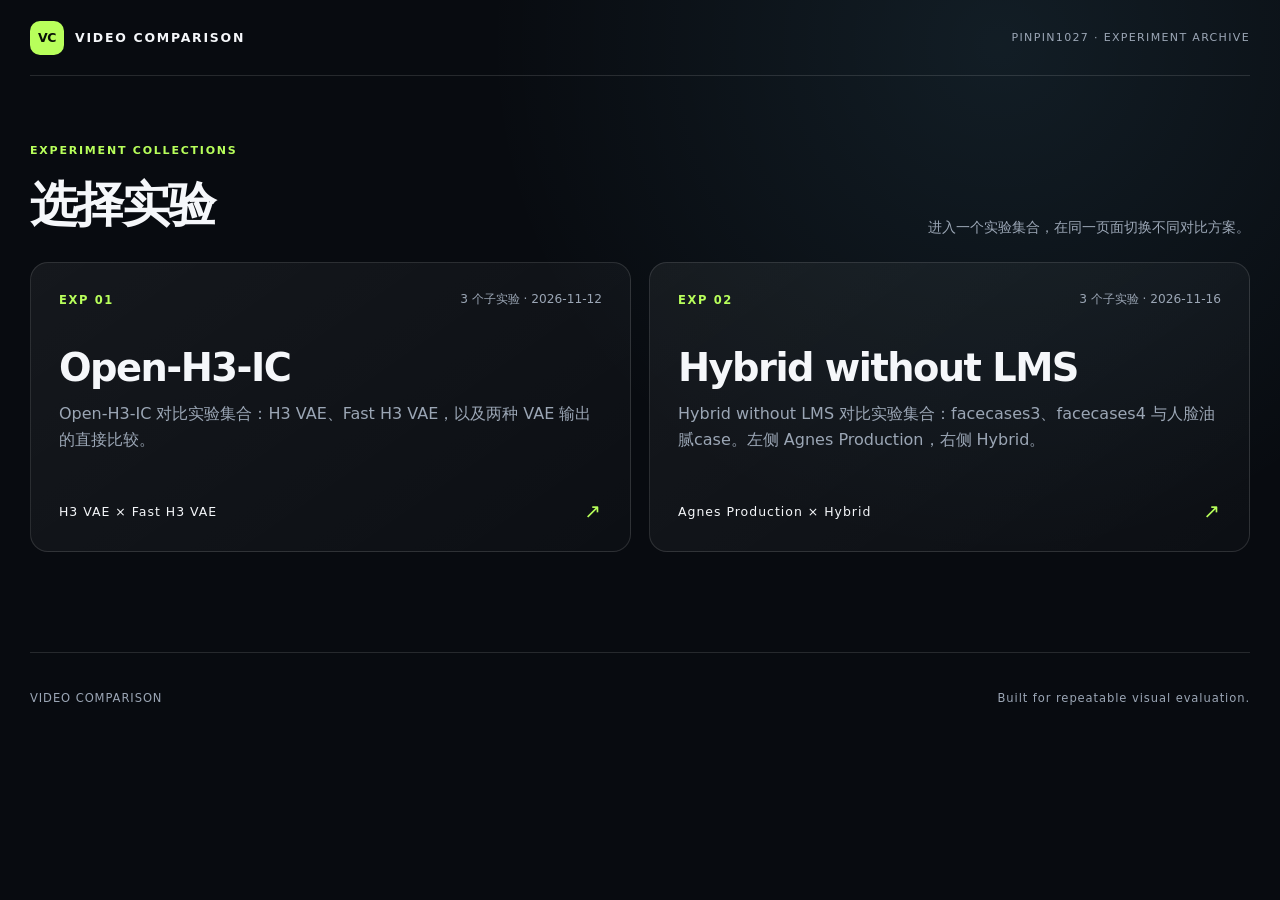
<file: index.html>
<!doctype html>
<html lang="zh-CN">
  <head>
    <meta charset="utf-8">
    <meta name="viewport" content="width=device-width, initial-scale=1">
    <meta name="theme-color" content="#080b10">
    <meta name="description" content="视频实验的左右滑动对比目录。">
    <title>Video Comparison · 实验对比目录</title>
    <link rel="stylesheet" href="assets/site.css">
  </head>
  <body class="directory-page">
    <header class="site-header">
      <a class="brand" href="./"><span class="brand-mark">VC</span><span>VIDEO COMPARISON</span></a>
      <span class="header-note">PINPIN1027 · EXPERIMENT ARCHIVE</span>
    </header>

    <main>
      <section class="catalog" aria-labelledby="catalog-title">
        <div class="section-heading">
          <div><p class="kicker">EXPERIMENT COLLECTIONS</p><h1 id="catalog-title">选择实验</h1></div>
          <p>进入一个实验集合，在同一页面切换不同对比方案。</p>
        </div>
        <div class="experiment-grid" id="experiment-grid" aria-live="polite">
          <p class="loading-message">正在读取实验目录…</p>
        </div>
      </section>
    </main>

    <footer class="site-footer"><span>VIDEO COMPARISON</span><span>Built for repeatable visual evaluation.</span></footer>
    <script src="assets/directory.js" defer></script>
  </body>
</html>
</file>
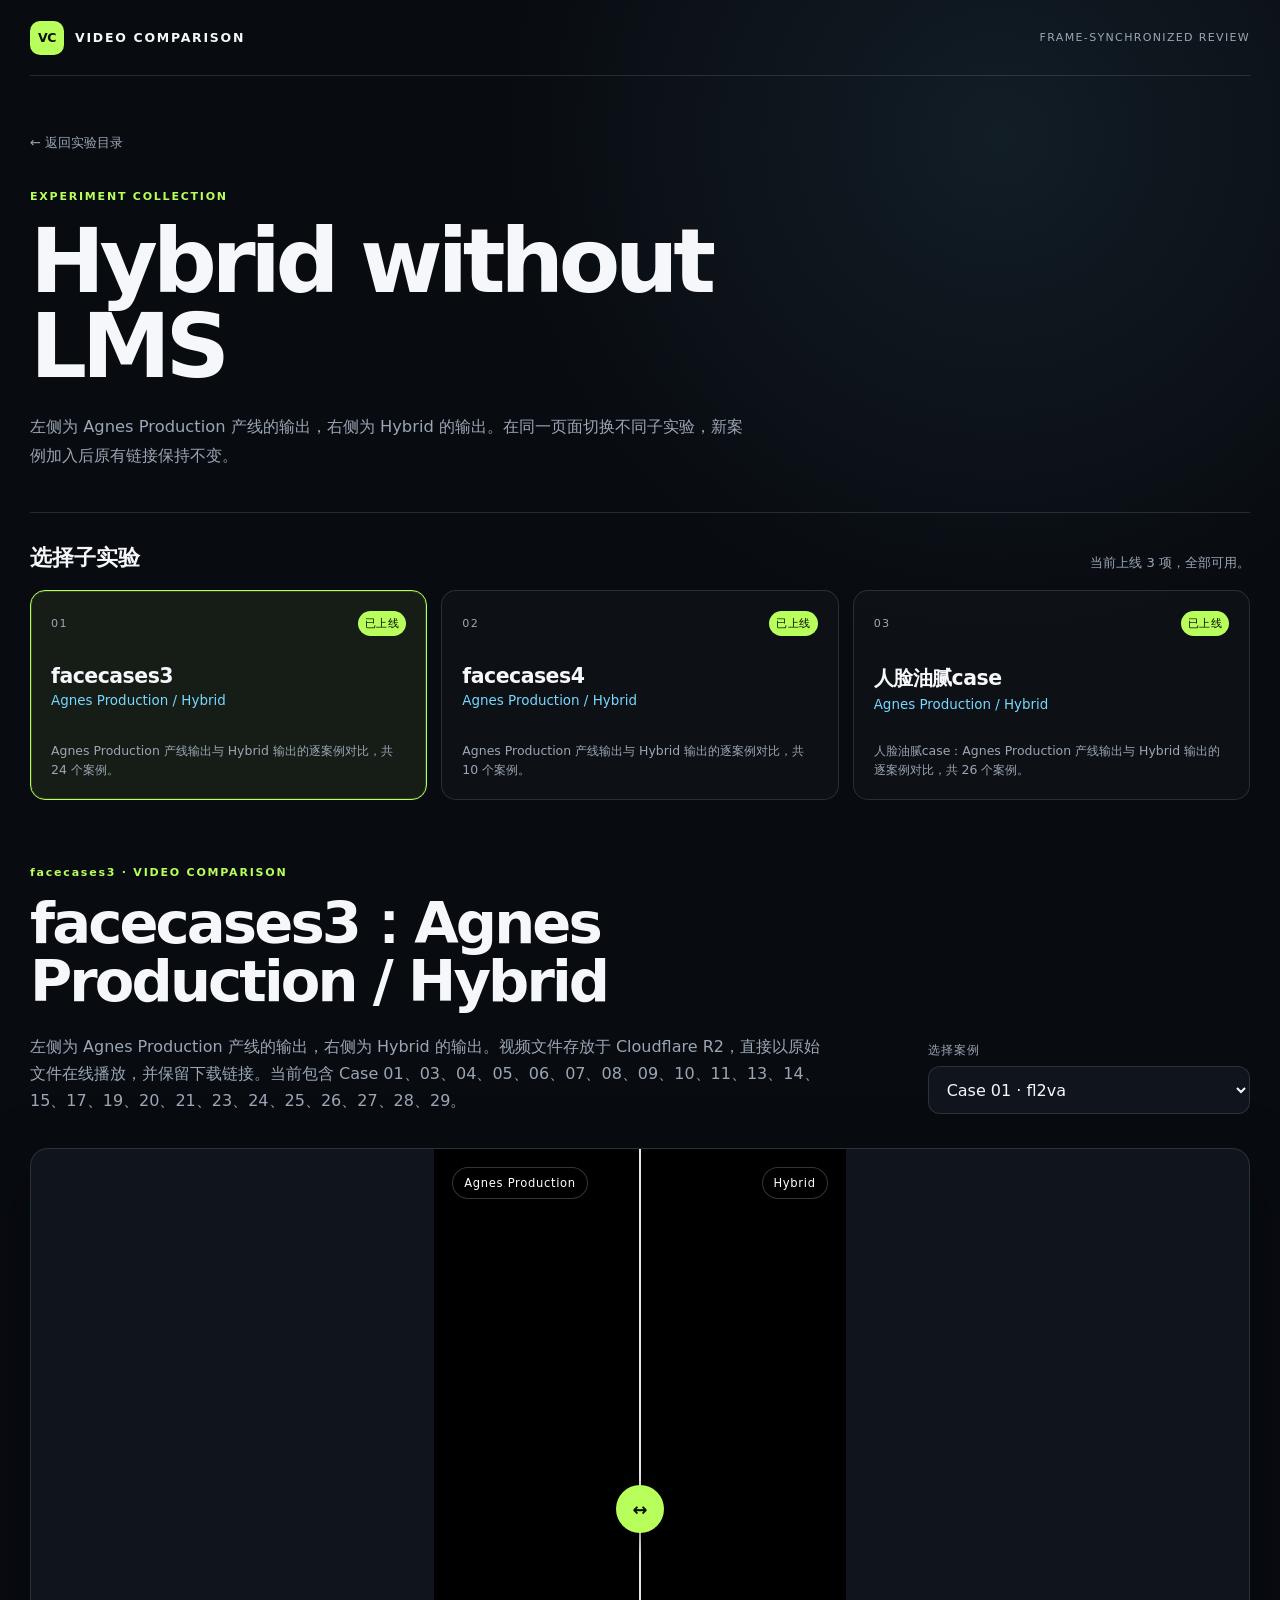
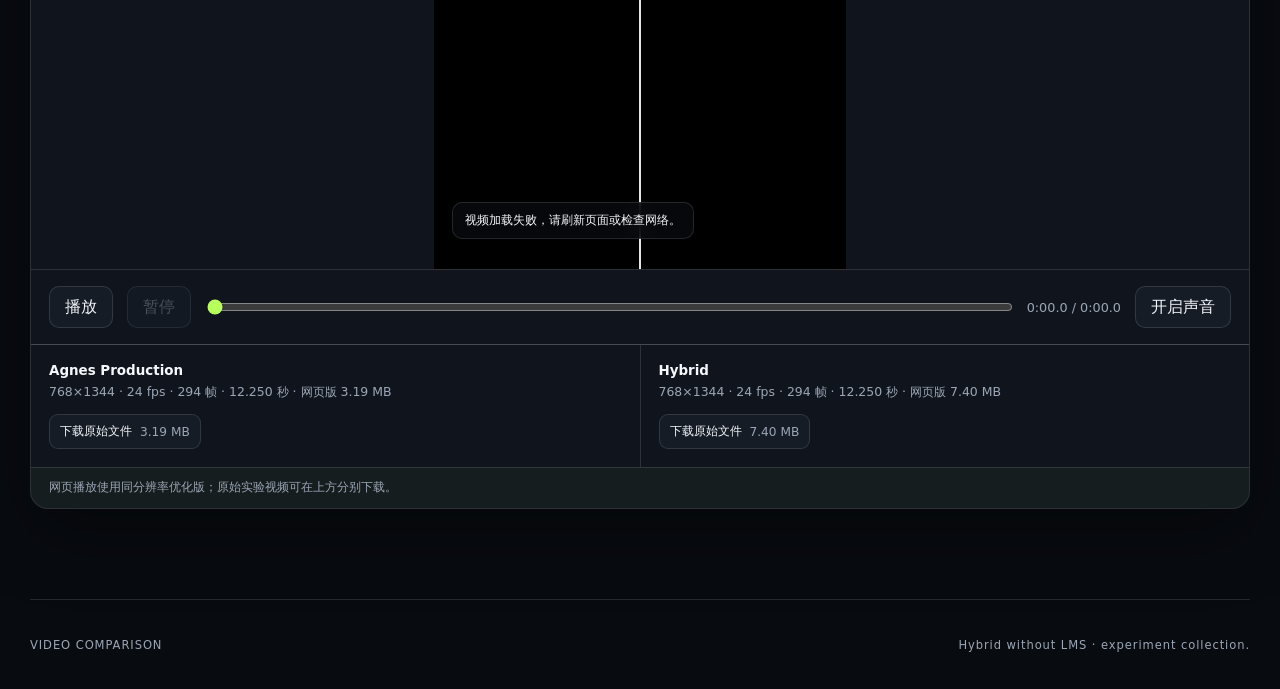
<file: experiments/hybrid-without-lms/index.html>
<!doctype html>
<html lang="zh-CN">
  <head>
    <meta charset="utf-8">
    <meta name="viewport" content="width=device-width, initial-scale=1">
    <meta name="theme-color" content="#080b10">
    <meta name="description" content="Hybrid without LMS 的视频对比实验集合：facecases3、facecases4 与人脸油腻case。">
    <title>Hybrid without LMS · Video Comparison</title>
    <link rel="stylesheet" href="../../assets/site.css">
  </head>
  <body>
    <header class="site-header">
      <a class="brand" href="../../"><span class="brand-mark">VC</span><span>VIDEO COMPARISON</span></a>
      <span class="header-note">FRAME-SYNCHRONIZED REVIEW</span>
    </header>

    <main class="comparison-main">
      <a class="breadcrumb" href="../../">← 返回实验目录</a>

      <section class="collection-intro">
        <p class="kicker">EXPERIMENT COLLECTION</p>
        <h1>Hybrid without LMS</h1>
        <p>左侧为 Agnes Production 产线的输出，右侧为 Hybrid 的输出。在同一页面切换不同子实验，新案例加入后原有链接保持不变。</p>
      </section>

      <section class="subexperiment-section" aria-labelledby="subexperiment-heading">
        <div class="subexperiment-heading">
          <h2 id="subexperiment-heading">选择子实验</h2>
          <p>当前上线 3 项，全部可用。</p>
        </div>
        <div class="subexperiment-grid" id="subexperiment-grid" aria-live="polite">
          <p class="loading-message">正在读取子实验…</p>
        </div>
      </section>

      <section id="ready-experiment-content" hidden>
        <div class="comparison-intro subexperiment-intro">
          <div>
            <p class="kicker" id="experiment-kicker">VIDEO COMPARISON</p>
            <h2 id="experiment-title">正在加载实验…</h2>
            <p class="comparison-description" id="experiment-description"></p>
          </div>
          <div class="case-picker">
            <label for="case-select">选择案例</label>
            <select id="case-select" aria-label="选择视频案例"></select>
          </div>
        </div>

        <section class="comparison-shell" aria-label="视频左右滑动对比播放器">
          <div class="video-stage" id="video-stage">
            <video class="video-layer before" id="before-video" muted playsinline loop preload="auto"></video>
            <video class="video-layer after" id="after-video" muted playsinline loop preload="auto"></video>
            <span class="stage-label left" id="left-stage-label">Before</span>
            <span class="stage-label right" id="right-stage-label">After</span>
            <div class="split-line" aria-hidden="true"></div>
            <button class="split-handle" id="split-handle" type="button" aria-label="拖动左右对比分割线" aria-valuemin="0" aria-valuemax="100" aria-valuenow="50"></button>
            <p class="stage-message" id="stage-message">正在读取实验清单…</p>
          </div>
          <div class="controls">
            <button class="control-button" id="play-button" type="button">播放</button>
            <button class="control-button" id="pause-button" type="button" disabled>暂停</button>
            <input class="timeline" id="timeline" type="range" min="0" max="1" step="0.01" value="0" aria-label="播放进度">
            <span class="time-label" id="time-label">0:00.0 / 0:00.0</span>
            <button class="control-button" id="mute-button" type="button">开启声音</button>
          </div>
          <div class="case-metadata">
            <div class="meta-side" id="left-meta"></div>
            <div class="meta-side" id="right-meta"></div>
          </div>
          <p class="playback-note">网页播放使用同分辨率优化版；原始实验视频可在上方分别下载。</p>
        </section>
      </section>

      <section class="pending-experiment" id="pending-experiment-content" hidden>
        <span class="pending-badge">案例待添加</span>
        <h2 id="pending-title"></h2>
        <p id="pending-description"></p>
      </section>
    </main>

    <footer class="site-footer"><span>VIDEO COMPARISON</span><span>Hybrid without LMS · experiment collection.</span></footer>
    <script src="../../assets/comparison.js" defer></script>
  </body>
</html>
</file>
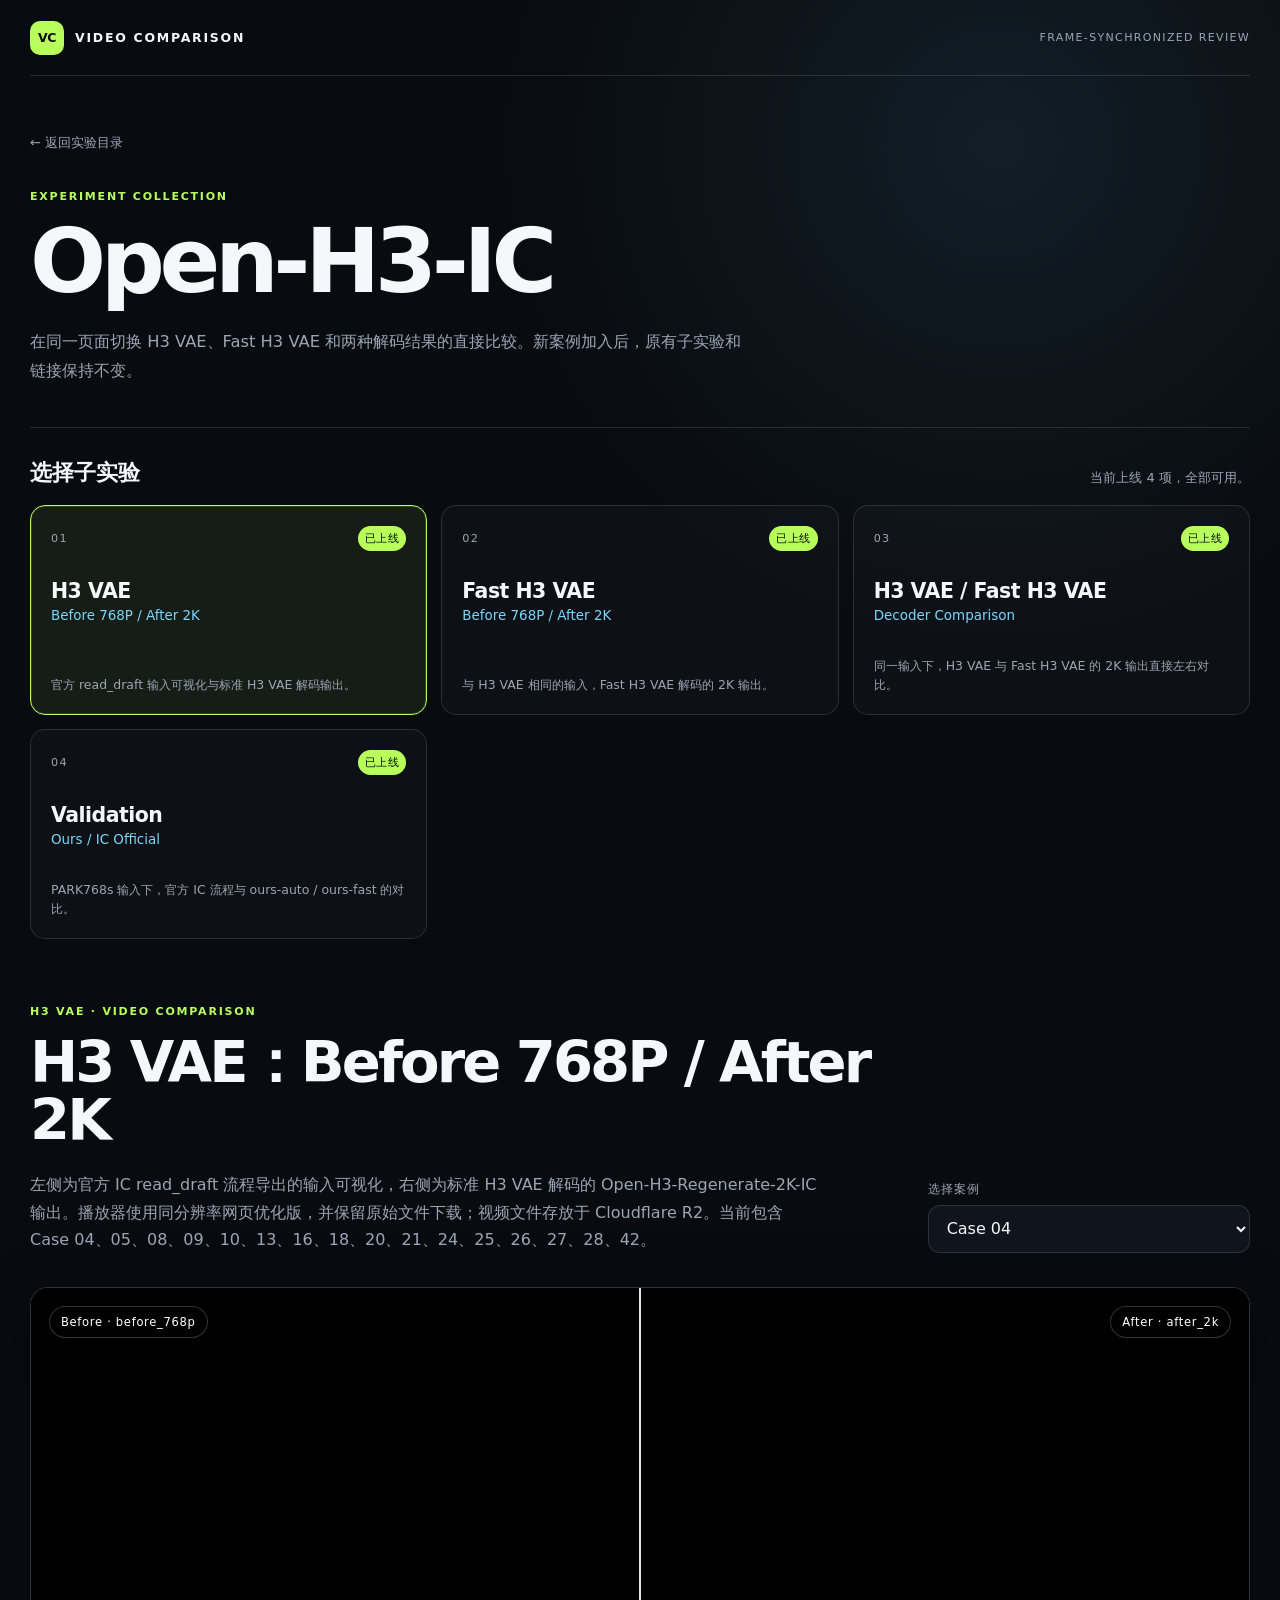
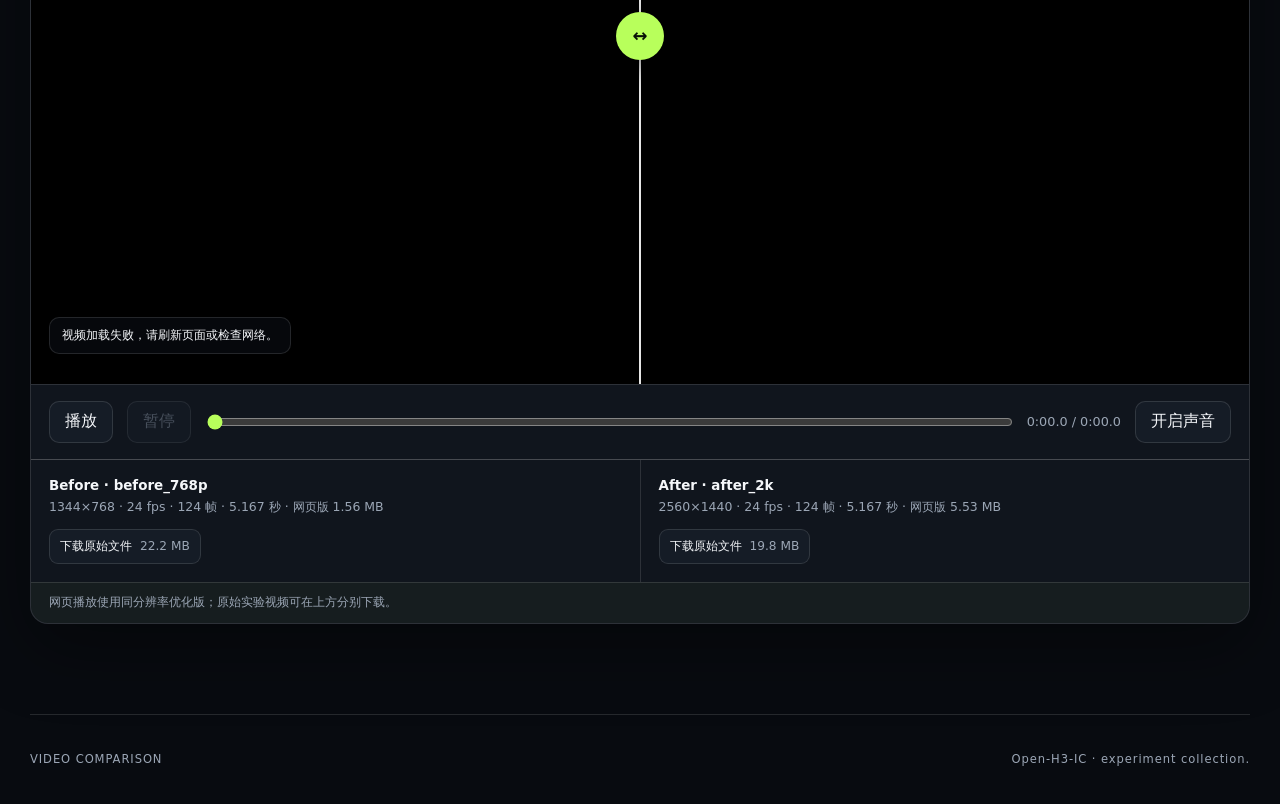
<file: experiments/open-h3-video-comparison/index.html>
<!doctype html>
<html lang="zh-CN">
  <head>
    <meta charset="utf-8">
    <meta name="viewport" content="width=device-width, initial-scale=1">
    <meta name="theme-color" content="#080b10">
    <meta name="description" content="Open-H3-IC 的 H3 VAE 与 Fast H3 VAE 视频对比实验集合。">
    <title>Open-H3-IC · Video Comparison</title>
    <link rel="stylesheet" href="../../assets/site.css">
  </head>
  <body>
    <header class="site-header">
      <a class="brand" href="../../"><span class="brand-mark">VC</span><span>VIDEO COMPARISON</span></a>
      <span class="header-note">FRAME-SYNCHRONIZED REVIEW</span>
    </header>

    <main class="comparison-main">
      <a class="breadcrumb" href="../../">← 返回实验目录</a>

      <section class="collection-intro">
        <p class="kicker">EXPERIMENT COLLECTION</p>
        <h1>Open-H3-IC</h1>
        <p>在同一页面切换 H3 VAE、Fast H3 VAE 和两种解码结果的直接比较。新案例加入后，原有子实验和链接保持不变。</p>
      </section>

      <section class="subexperiment-section" aria-labelledby="subexperiment-heading">
        <div class="subexperiment-heading">
          <h2 id="subexperiment-heading">选择子实验</h2>
          <p>当前上线 4 项，全部可用。</p>
        </div>
        <div class="subexperiment-grid" id="subexperiment-grid" aria-live="polite">
          <p class="loading-message">正在读取子实验…</p>
        </div>
      </section>

      <section id="ready-experiment-content" hidden>
        <div class="comparison-intro subexperiment-intro">
          <div>
            <p class="kicker" id="experiment-kicker">VIDEO COMPARISON</p>
            <h2 id="experiment-title">正在加载实验…</h2>
            <p class="comparison-description" id="experiment-description"></p>
          </div>
          <div class="case-picker">
            <label for="case-select">选择案例</label>
            <select id="case-select" aria-label="选择视频案例"></select>
          </div>
        </div>

        <section class="comparison-shell" aria-label="视频左右滑动对比播放器">
          <div class="video-stage" id="video-stage">
            <video class="video-layer before" id="before-video" muted playsinline loop preload="auto"></video>
            <video class="video-layer after" id="after-video" muted playsinline loop preload="auto"></video>
            <span class="stage-label left" id="left-stage-label">Before</span>
            <span class="stage-label right" id="right-stage-label">After</span>
            <div class="split-line" aria-hidden="true"></div>
            <button class="split-handle" id="split-handle" type="button" aria-label="拖动左右对比分割线" aria-valuemin="0" aria-valuemax="100" aria-valuenow="50"></button>
            <p class="stage-message" id="stage-message">正在读取实验清单…</p>
          </div>
          <div class="controls">
            <button class="control-button" id="play-button" type="button">播放</button>
            <button class="control-button" id="pause-button" type="button" disabled>暂停</button>
            <input class="timeline" id="timeline" type="range" min="0" max="1" step="0.01" value="0" aria-label="播放进度">
            <span class="time-label" id="time-label">0:00.0 / 0:00.0</span>
            <button class="control-button" id="mute-button" type="button">开启声音</button>
          </div>
          <div class="case-metadata">
            <div class="meta-side" id="left-meta"></div>
            <div class="meta-side" id="right-meta"></div>
          </div>
          <p class="playback-note">网页播放使用同分辨率优化版；原始实验视频可在上方分别下载。</p>
        </section>
      </section>

      <section class="pending-experiment" id="pending-experiment-content" hidden>
        <span class="pending-badge">案例待添加</span>
        <h2 id="pending-title"></h2>
        <p id="pending-description"></p>
      </section>
    </main>

    <footer class="site-footer"><span>VIDEO COMPARISON</span><span>Open-H3-IC · experiment collection.</span></footer>
    <script src="../../assets/comparison.js" defer></script>
  </body>
</html>
</file>
<file: assets/site.css>
:root {
  color-scheme: dark;
  --bg: #080b10;
  --panel: #10151d;
  --panel-2: #151c26;
  --line: rgba(255, 255, 255, 0.12);
  --line-strong: rgba(255, 255, 255, 0.28);
  --text: #f5f7fa;
  --muted: #9ba6b5;
  --accent: #b8ff5b;
  --accent-2: #78d7ff;
  --danger: #ff9d8e;
  --radius: 18px;
  --shadow: 0 24px 70px rgba(0, 0, 0, 0.38);
  font-family: Inter, ui-sans-serif, system-ui, -apple-system, BlinkMacSystemFont, "Segoe UI", sans-serif;
}
* { box-sizing: border-box; }
[hidden] { display: none !important; }
html { background: var(--bg); scroll-behavior: smooth; }
body { margin: 0; min-width: 320px; color: var(--text); background: radial-gradient(circle at 78% 6%, rgba(120, 215, 255, 0.09), transparent 32rem), var(--bg); }
button, select, input { font: inherit; }
a { color: inherit; }

.site-header,
.site-footer,
main { width: min(1220px, calc(100% - 40px)); margin-inline: auto; }

.site-header { min-height: 76px; display: flex; align-items: center; justify-content: space-between; gap: 24px; border-bottom: 1px solid var(--line); }
.brand { display: inline-flex; align-items: center; gap: 11px; color: var(--text); text-decoration: none; font-size: 0.78rem; font-weight: 780; letter-spacing: 0.14em; }
.brand-mark { display: grid; place-items: center; width: 34px; height: 34px; color: #071006; background: var(--accent); border-radius: 10px; letter-spacing: -0.04em; }
.header-note { color: var(--muted); font-size: 0.69rem; letter-spacing: 0.12em; }

.hero { padding: 86px 0 64px; }
.kicker { margin: 0 0 16px; color: var(--accent); font-size: 0.69rem; font-weight: 800; letter-spacing: 0.16em; }
.hero h1 { max-width: 890px; margin: 0; font-size: clamp(2.7rem, 6vw, 5.8rem); line-height: 0.98; letter-spacing: -0.055em; }
.hero-copy { max-width: 720px; margin: 28px 0 0; color: var(--muted); font-size: clamp(1rem, 1.8vw, 1.24rem); line-height: 1.75; }
.hero-stats { display: grid; grid-template-columns: repeat(3, minmax(0, 1fr)); max-width: 720px; margin-top: 48px; border-block: 1px solid var(--line); }
.hero-stats div { padding: 22px 24px 22px 0; display: grid; gap: 5px; }
.hero-stats strong { font-size: 1.65rem; }
.hero-stats span { color: var(--muted); font-size: 0.76rem; letter-spacing: 0.08em; }

.catalog { padding: 68px 0 100px; }
.section-heading { display: flex; align-items: end; justify-content: space-between; gap: 24px; margin-bottom: 25px; }
.section-heading h1, .section-heading h2 { margin: 0; font-size: clamp(1.8rem, 4vw, 3rem); letter-spacing: -0.04em; }
.section-heading > p { margin: 0; color: var(--muted); font-size: 0.86rem; }
.experiment-grid { display: grid; grid-template-columns: repeat(2, minmax(0, 1fr)); gap: 18px; }
.experiment-card { min-height: 290px; display: flex; flex-direction: column; padding: 28px; color: var(--text); text-decoration: none; background: linear-gradient(145deg, rgba(255,255,255,0.055), rgba(255,255,255,0.018)); border: 1px solid var(--line); border-radius: var(--radius); transition: transform 180ms ease, border-color 180ms ease, background 180ms ease; }
.experiment-card:hover { transform: translateY(-4px); border-color: rgba(184, 255, 91, 0.48); background: linear-gradient(145deg, rgba(184,255,91,0.09), rgba(255,255,255,0.025)); }
.experiment-card:only-child { grid-column: 1 / -1; }
.card-top, .card-footer { display: flex; align-items: center; justify-content: space-between; gap: 16px; }
.card-index { color: var(--accent); font-size: 0.72rem; font-weight: 800; letter-spacing: 0.14em; }
.card-count { color: var(--muted); font-size: 0.76rem; }
.experiment-card h3 { max-width: 700px; margin: 40px 0 12px; font-size: clamp(1.55rem, 3vw, 2.45rem); line-height: 1.06; letter-spacing: -0.04em; }
.experiment-card p { margin: 0; color: var(--muted); line-height: 1.65; }
.card-footer { margin-top: auto; padding-top: 32px; color: var(--text); font-size: 0.78rem; letter-spacing: 0.08em; }
.card-arrow { color: var(--accent); font-size: 1.25rem; }
.loading-message, .error-message { grid-column: 1 / -1; padding: 30px; color: var(--muted); border: 1px solid var(--line); border-radius: var(--radius); }
.error-message { color: var(--danger); }

.site-footer { min-height: 90px; display: flex; align-items: center; justify-content: space-between; gap: 20px; color: var(--muted); border-top: 1px solid var(--line); font-size: 0.72rem; letter-spacing: 0.08em; }

.comparison-main { padding: 56px 0 90px; }
.breadcrumb { display: inline-flex; gap: 8px; align-items: center; margin-bottom: 28px; color: var(--muted); text-decoration: none; font-size: 0.82rem; }
.breadcrumb:hover { color: var(--text); }
.comparison-intro { display: grid; grid-template-columns: minmax(0, 1.6fr) minmax(260px, 0.6fr); gap: 38px; align-items: end; margin-bottom: 34px; }
.comparison-intro h1, .comparison-intro h2 { margin: 0; font-size: clamp(2rem, 4.5vw, 4.2rem); line-height: 1; letter-spacing: -0.05em; }
.comparison-description { margin: 22px 0 0; max-width: 790px; color: var(--muted); line-height: 1.7; }
.case-picker { display: grid; gap: 8px; }
.case-picker label { color: var(--muted); font-size: 0.72rem; letter-spacing: 0.1em; }
.case-picker select { width: 100%; min-height: 48px; padding: 0 42px 0 14px; color: var(--text); background: var(--panel); border: 1px solid var(--line); border-radius: 12px; }

.collection-intro { max-width: 900px; padding: 10px 0 42px; }
.collection-intro h1 { margin: 0; font-size: clamp(2.7rem, 7vw, 6.4rem); line-height: 0.95; letter-spacing: -0.06em; }
.collection-intro > p:last-child { max-width: 720px; margin: 24px 0 0; color: var(--muted); font-size: 1.02rem; line-height: 1.75; }
.subexperiment-section { padding: 30px 0 42px; border-top: 1px solid var(--line); }
.subexperiment-heading { display: flex; align-items: end; justify-content: space-between; gap: 24px; margin-bottom: 18px; }
.subexperiment-heading h2 { margin: 0; font-size: 1.35rem; }
.subexperiment-heading p { margin: 0; color: var(--muted); font-size: 0.82rem; }
.subexperiment-grid { display: grid; grid-template-columns: repeat(3, minmax(0, 1fr)); gap: 14px; }
.subexperiment-card { min-height: 210px; display: flex; flex-direction: column; align-items: stretch; padding: 20px; color: var(--text); text-align: left; background: rgba(255,255,255,0.025); border: 1px solid var(--line); border-radius: 15px; cursor: pointer; transition: border-color 160ms ease, background 160ms ease, transform 160ms ease; }
.subexperiment-card:hover { transform: translateY(-2px); border-color: var(--line-strong); }
.subexperiment-card.active { border-color: var(--accent); background: rgba(184,255,91,0.075); box-shadow: inset 0 0 0 1px rgba(184,255,91,0.16); }
.subexperiment-card:focus-visible { outline: 3px solid var(--accent-2); outline-offset: 3px; }
.subexperiment-card-top { display: flex; align-items: center; justify-content: space-between; gap: 12px; color: var(--muted); font-size: 0.7rem; letter-spacing: 0.12em; }
.status-ready, .status-pending { padding: 5px 7px; border-radius: 999px; letter-spacing: 0.04em; }
.status-ready { color: #071006; background: var(--accent); }
.status-pending { color: var(--muted); background: rgba(255,255,255,0.06); }
.subexperiment-card > strong { margin-top: 28px; font-size: 1.28rem; letter-spacing: -0.025em; }
.subexperiment-subtitle { margin-top: 5px; color: var(--accent-2); font-size: 0.84rem; }
.subexperiment-summary { margin-top: auto; padding-top: 22px; color: var(--muted); font-size: 0.78rem; line-height: 1.55; }
.subexperiment-intro { margin-top: 24px; }
.pending-experiment { min-height: 330px; margin-top: 24px; padding: clamp(30px, 6vw, 70px); background: linear-gradient(145deg, rgba(255,255,255,0.04), rgba(255,255,255,0.018)); border: 1px solid var(--line); border-radius: var(--radius); }
.pending-badge { display: inline-flex; padding: 7px 10px; color: #071006; background: var(--accent); border-radius: 999px; font-size: 0.7rem; font-weight: 800; letter-spacing: 0.08em; }
.pending-experiment h2 { max-width: 760px; margin: 26px 0 12px; font-size: clamp(2rem, 5vw, 4rem); line-height: 1.02; letter-spacing: -0.05em; }
.pending-experiment p { max-width: 650px; margin: 0; color: var(--muted); line-height: 1.7; }

.comparison-shell { overflow: hidden; background: var(--panel); border: 1px solid var(--line); border-radius: var(--radius); box-shadow: var(--shadow); }
.video-stage { --split: 50%; --stage-aspect: 1.7777778; position: relative; width: 100%; max-width: calc(min(80vh, 900px) * var(--stage-aspect)); margin-inline: auto; aspect-ratio: var(--stage-aspect); max-height: min(80vh, 900px); overflow: hidden; isolation: isolate; background: #000; touch-action: none; }
.video-layer { position: absolute; inset: 0; width: 100%; height: 100%; object-fit: contain; background: #000; }
.video-layer.after { z-index: 2; clip-path: inset(0 0 0 var(--split)); }
.stage-label { position: absolute; z-index: 4; top: 18px; padding: 8px 11px; color: #fff; background: rgba(0, 0, 0, 0.62); border: 1px solid rgba(255,255,255,0.2); border-radius: 999px; backdrop-filter: blur(10px); font-size: 0.72rem; letter-spacing: 0.06em; }
.stage-label.left { left: 18px; }
.stage-label.right { right: 18px; }
.split-line { position: absolute; z-index: 5; inset-block: 0; left: var(--split); width: 2px; transform: translateX(-1px); background: rgba(255,255,255,0.9); pointer-events: none; }
.split-handle { position: absolute; z-index: 6; top: 50%; left: var(--split); width: 48px; height: 48px; transform: translate(-50%, -50%); display: grid; place-items: center; color: #071006; background: var(--accent); border: 0; border-radius: 50%; box-shadow: 0 8px 26px rgba(0,0,0,0.45); cursor: ew-resize; }
.split-handle::before { content: "↔"; font-size: 1.12rem; font-weight: 900; }
.split-handle:focus-visible { outline: 3px solid var(--accent-2); outline-offset: 3px; }
.stage-message { position: absolute; z-index: 7; inset: auto 18px 18px; width: fit-content; max-width: calc(100% - 36px); padding: 9px 12px; color: var(--text); background: rgba(8, 11, 16, 0.78); border: 1px solid var(--line); border-radius: 10px; font-size: 0.76rem; backdrop-filter: blur(10px); }
.stage-message[hidden] { display: none; }

.controls { display: grid; grid-template-columns: auto auto minmax(120px, 1fr) auto auto; gap: 14px; align-items: center; padding: 16px 18px; border-top: 1px solid var(--line); }
.control-button { min-height: 42px; padding: 0 15px; color: var(--text); background: var(--panel-2); border: 1px solid var(--line); border-radius: 10px; cursor: pointer; }
.control-button:hover { border-color: var(--line-strong); }
.control-button:disabled { color: #697381; cursor: not-allowed; opacity: 0.62; }
.timeline { width: 100%; accent-color: var(--accent); }
.time-label { min-width: 96px; color: var(--muted); font-variant-numeric: tabular-nums; font-size: 0.8rem; text-align: right; }

.case-metadata { display: grid; grid-template-columns: repeat(2, minmax(0, 1fr)); gap: 1px; background: var(--line); border-top: 1px solid var(--line); }
.meta-side { padding: 18px; background: var(--panel); }
.meta-side strong { display: block; margin-bottom: 6px; font-size: 0.84rem; }
.meta-details { display: block; color: var(--muted); font-size: 0.78rem; }
.original-download { display: inline-flex; align-items: center; gap: 8px; margin-top: 13px; padding: 8px 10px; color: var(--text); text-decoration: none; background: var(--panel-2); border: 1px solid var(--line); border-radius: 9px; font-size: 0.76rem; }
.original-download:hover { border-color: var(--accent); }
.original-download span { color: var(--muted); }
.playback-note { margin: 0; padding: 12px 18px; color: var(--muted); background: rgba(184,255,91,0.035); border-top: 1px solid var(--line); font-size: 0.74rem; }
@media (max-width: 780px) {
  .site-header, .site-footer, main { width: min(100% - 24px, 1220px); }
  .header-note { display: none; }
  .hero { padding-top: 58px; }
  .hero-stats, .experiment-grid, .comparison-intro, .subexperiment-grid { grid-template-columns: 1fr; }
  .section-heading { align-items: start; flex-direction: column; }
  .subexperiment-heading { align-items: start; flex-direction: column; }
  .comparison-main { padding-top: 32px; }
  .controls { grid-template-columns: repeat(3, minmax(0, 1fr)); }
  .timeline { grid-column: 1 / -1; grid-row: 1; }
  #play-button { grid-column: 1; grid-row: 2; }
  #pause-button { grid-column: 2; grid-row: 2; }
  #mute-button { grid-column: 3; grid-row: 2; }
  .time-label { grid-column: 1 / -1; grid-row: 3; min-width: 0; text-align: center; }
  .case-metadata { grid-template-columns: 1fr; }
  .stage-label { top: 10px; max-width: 45%; overflow: hidden; text-overflow: ellipsis; white-space: nowrap; }
  .stage-label.left { left: 10px; }
  .stage-label.right { right: 10px; }
}

@media (prefers-reduced-motion: reduce) {
  *, *::before, *::after { scroll-behavior: auto !important; transition: none !important; }
}
</file>
